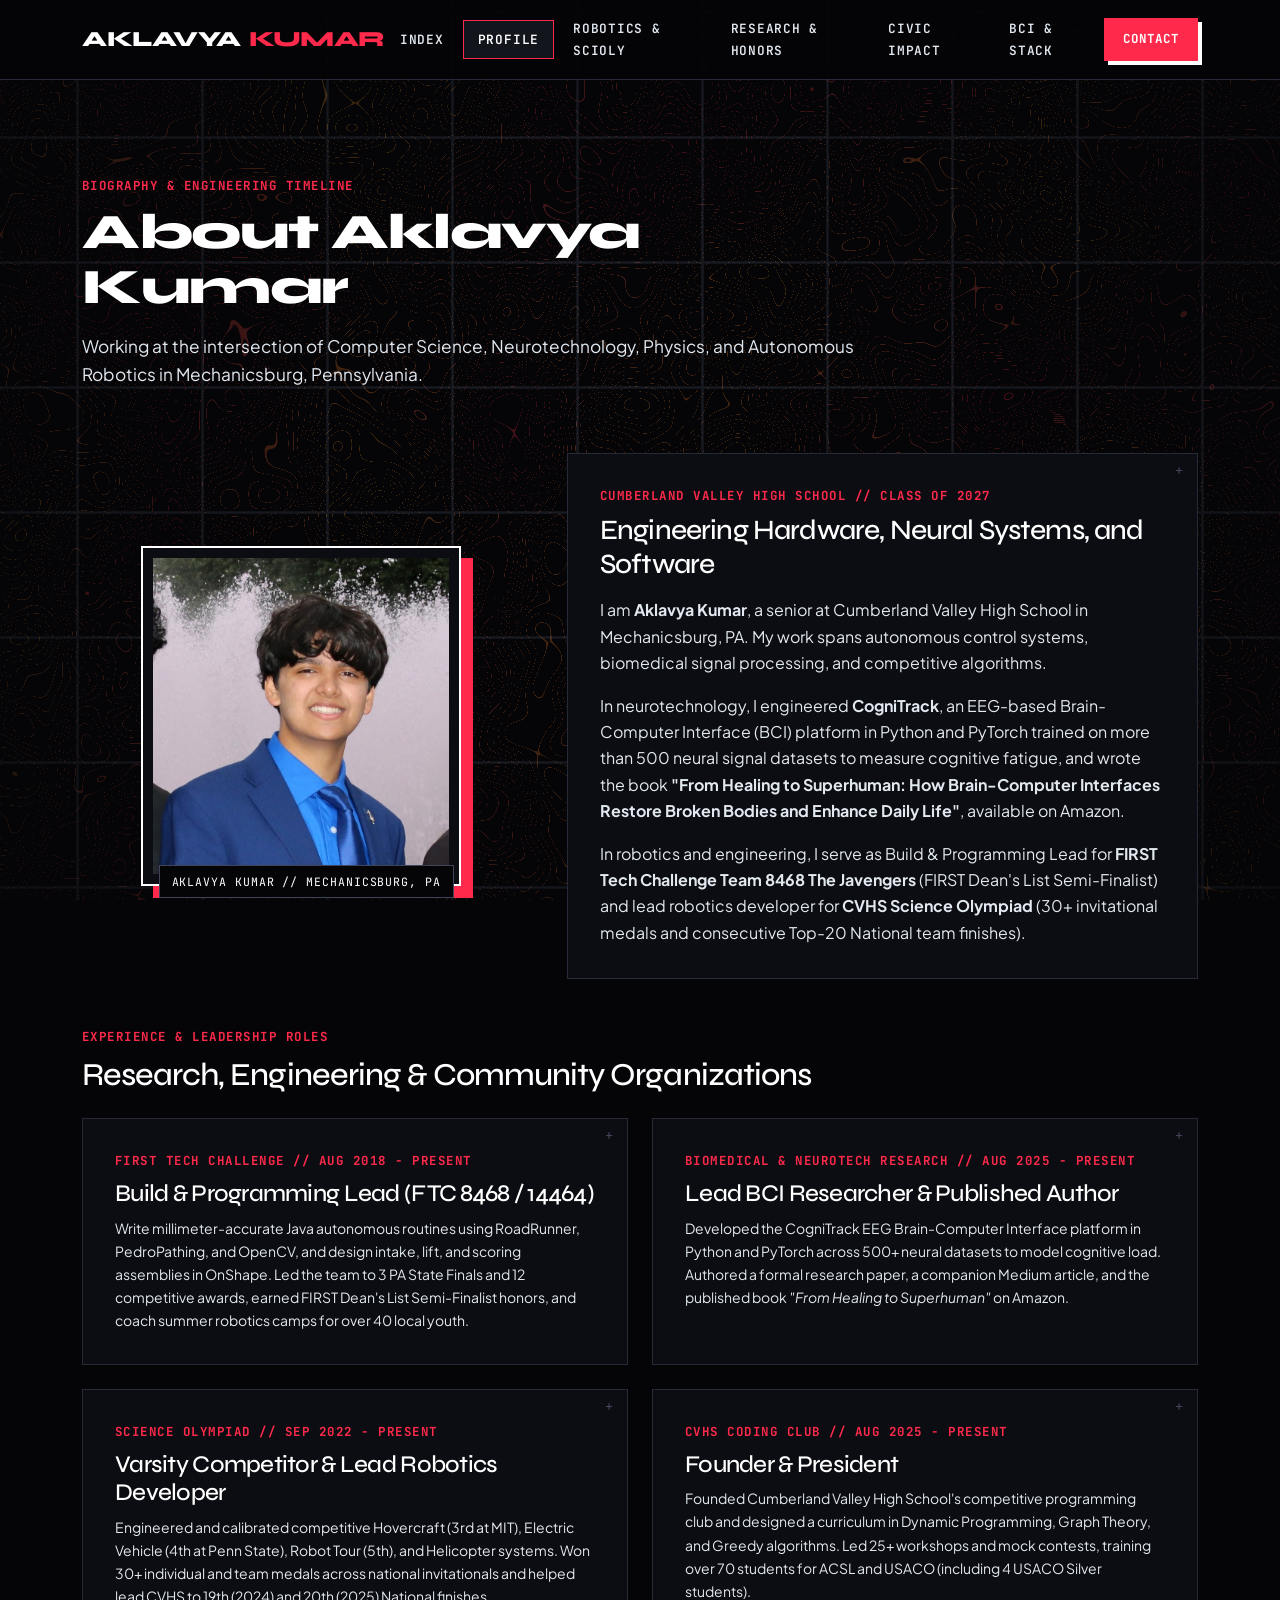
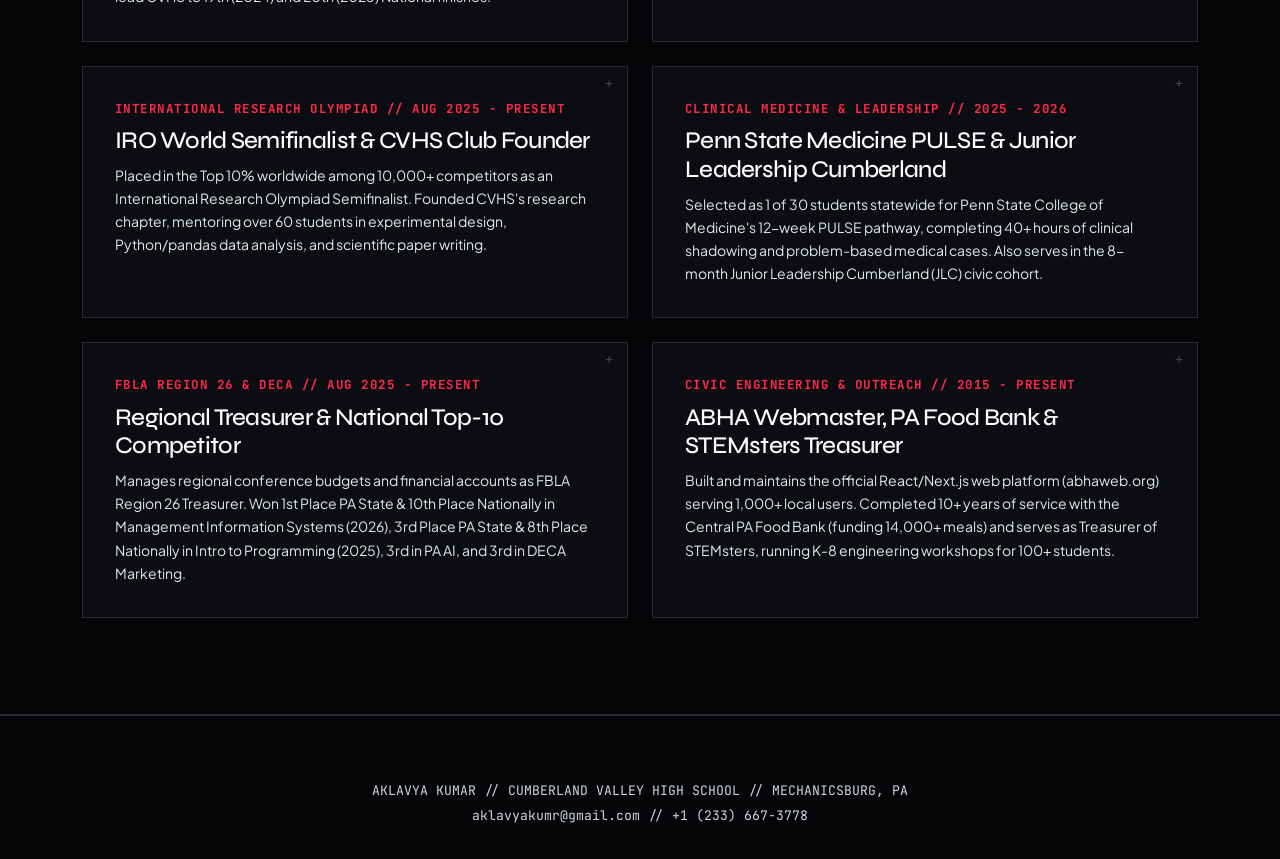
<file: about.html>
<!DOCTYPE html>
<html lang="en">
<head>
    <meta charset="UTF-8">
    <meta name="viewport" content="width=device-width, initial-scale=1.0">
    <title>About Aklavya Kumar | Engineer, Researcher &amp; Author — Cumberland Valley High School</title>
    <meta name="description" content="Biography and engineering background of Aklavya Kumar (Cumberland Valley High School, Mechanicsburg PA). Author of 'From Healing to Superhuman', CogniTrack BCI researcher, and FTC 8468 Robotics Lead.">
    <meta name="keywords" content="About Aklavya Kumar, Aklavya Kumar Biography, Aklavya Kumar Cumberland Valley High School, Aklavya Kumar Mechanicsburg PA, Aklavya Kumar Author">
    <meta name="robots" content="index, follow">
    <link rel="canonical" href="https://aklavyakumar.vercel.app/about.html">

    <link rel="preconnect" href="https://fonts.googleapis.com">
    <link rel="preconnect" href="https://fonts.gstatic.com" crossorigin>
    <link href="https://fonts.googleapis.com/css2?family=JetBrains+Mono:wght@500;600;700&family=Plus+Jakarta+Sans:wght@400;500;600;700;800&family=Syne:wght@700;800&display=swap" rel="stylesheet">

    <link href="https://cdn.jsdelivr.net/npm/bootstrap@5.3.3/dist/css/bootstrap.min.css" rel="stylesheet">
    <link rel="stylesheet" href="https://cdnjs.cloudflare.com/ajax/libs/font-awesome/6.5.2/css/all.min.css">
    <link rel="stylesheet" href="style.css">
</head>
<body>
    <div id="scroll-progress-bar" class="scroll-progress-bar"></div>
    <canvas id="shader-canvas"></canvas>

    <!-- Navigation Bar -->
    <nav class="navbar-custom">
        <div class="container d-flex align-items-center justify-content-between">
            <a href="index.html" class="navbar-brand-custom">AKLAVYA <span>KUMAR</span></a>
            <div class="d-none d-lg-flex align-items-center gap-1">
                <a href="index.html" class="nav-link-custom">Index</a>
                <a href="about.html" class="nav-link-custom active">Profile</a>
                <a href="stem.html" class="nav-link-custom">Robotics &amp; SciOly</a>
                <a href="academics.html" class="nav-link-custom">Research &amp; Honors</a>
                <a href="community.html" class="nav-link-custom">Civic Impact</a>
                <a href="aspirations.html" class="nav-link-custom">BCI &amp; Stack</a>
            </div>
            <div class="d-flex align-items-center gap-2">
                <a href="contact.html" class="btn-arch-primary btn-arch-sm d-none d-sm-inline-flex">Contact</a>
                <button class="mobile-nav-toggle" id="mobile-nav-toggle" aria-label="Open navigation menu"><i class="fas fa-bars"></i></button>
            </div>
        </div>
    </nav>

    <!-- Mobile Navigation Drawer -->
    <div id="mobile-drawer-overlay" class="mobile-drawer-overlay"></div>
    <div id="mobile-drawer" class="mobile-drawer">
        <div class="mobile-drawer-header">
            <a href="index.html" class="navbar-brand-custom">AKLAVYA <span>KUMAR</span></a>
            <button id="mobile-drawer-close" class="mobile-drawer-close" aria-label="Close menu"><i class="fas fa-times"></i></button>
        </div>
        <div class="mobile-drawer-nav">
            <a href="index.html" class="mobile-drawer-link"><i class="fas fa-terminal"></i> Index</a>
            <a href="about.html" class="mobile-drawer-link active"><i class="fas fa-id-card"></i> Profile</a>
            <a href="stem.html" class="mobile-drawer-link"><i class="fas fa-gears"></i> Robotics &amp; SciOly</a>
            <a href="academics.html" class="mobile-drawer-link"><i class="fas fa-award"></i> Research &amp; Honors</a>
            <a href="community.html" class="mobile-drawer-link"><i class="fas fa-building-columns"></i> Civic Impact</a>
            <a href="aspirations.html" class="mobile-drawer-link"><i class="fas fa-wave-square"></i> BCI &amp; Stack</a>
            <a href="contact.html" class="mobile-drawer-link"><i class="fas fa-paper-plane"></i> Contact</a>
        </div>
        <div class="mobile-drawer-footer">
            <a href="contact.html" class="btn-arch-primary w-100 justify-content-center mb-3">Direct Inquiry</a>
        </div>
    </div>

    <section class="section-padding">
        <div class="container">
            <div class="section-header">
                <span class="mono-label">BIOGRAPHY &amp; ENGINEERING TIMELINE</span>
                <h1 class="section-title">About Aklavya Kumar</h1>
                <p class="section-desc">Working at the intersection of Computer Science, Neurotechnology, Physics, and Autonomous Robotics in Mechanicsburg, Pennsylvania.</p>
            </div>

            <!-- Portrait & Biography -->
            <div class="row align-items-center g-4 g-lg-5 mb-5">
                <div class="col-lg-5 text-center order-1">
                    <div class="profile-frame">
                        <img src="img/aklavya.jpg" alt="Aklavya Kumar - Cumberland Valley High School" width="795" height="832" class="profile-img-main">
                        <div class="profile-caption">AKLAVYA KUMAR // MECHANICSBURG, PA</div>
                    </div>
                </div>
                <div class="col-lg-7 order-2">
                    <div class="arch-panel">
                        <span class="mono-label">CUMBERLAND VALLEY HIGH SCHOOL // CLASS OF 2027</span>
                        <h2 class="h3 mb-3">Engineering Hardware, Neural Systems, and Software</h2>
                        <p class="mb-3">
                            I am <strong>Aklavya Kumar</strong>, a senior at Cumberland Valley High School in Mechanicsburg, PA. My work spans autonomous control systems, biomedical signal processing, and competitive algorithms.
                        </p>
                        <p class="mb-3">
                            In neurotechnology, I engineered <strong>CogniTrack</strong>, an EEG-based Brain-Computer Interface (BCI) platform in Python and PyTorch trained on more than 500 neural signal datasets to measure cognitive fatigue, and wrote the book <strong>"From Healing to Superhuman: How Brain-Computer Interfaces Restore Broken Bodies and Enhance Daily Life"</strong>, available on Amazon.
                        </p>
                        <p class="mb-0">
                            In robotics and engineering, I serve as Build &amp; Programming Lead for <strong>FIRST Tech Challenge Team 8468 The Javengers</strong> (FIRST Dean's List Semi-Finalist) and lead robotics developer for <strong>CVHS Science Olympiad</strong> (30+ invitational medals and consecutive Top-20 National team finishes).
                        </p>
                    </div>
                </div>
            </div>

            <!-- Natural Experience & Leadership Roles -->
            <div class="section-header mt-5 mb-4">
                <span class="mono-label">EXPERIENCE &amp; LEADERSHIP ROLES</span>
                <h2 class="h2">Research, Engineering &amp; Community Organizations</h2>
            </div>

            <div class="row g-4">
                <div class="col-md-6">
                    <div class="arch-panel h-100">
                        <span class="mono-label">FIRST TECH CHALLENGE // AUG 2018 - PRESENT</span>
                        <h3 class="h4 mb-2">Build &amp; Programming Lead (FTC 8468 / 14464)</h3>
                        <p class="small mb-0">
                            Write millimeter-accurate Java autonomous routines using RoadRunner, PedroPathing, and OpenCV, and design intake, lift, and scoring assemblies in OnShape. Led the team to 3 PA State Finals and 12 competitive awards, earned FIRST Dean's List Semi-Finalist honors, and coach summer robotics camps for over 40 local youth.
                        </p>
                    </div>
                </div>

                <div class="col-md-6">
                    <div class="arch-panel h-100">
                        <span class="mono-label">BIOMEDICAL &amp; NEUROTECH RESEARCH // AUG 2025 - PRESENT</span>
                        <h3 class="h4 mb-2">Lead BCI Researcher &amp; Published Author</h3>
                        <p class="small mb-0">
                            Developed the CogniTrack EEG Brain-Computer Interface platform in Python and PyTorch across 500+ neural datasets to model cognitive load. Authored a formal research paper, a companion Medium article, and the published book <em>"From Healing to Superhuman"</em> on Amazon.
                        </p>
                    </div>
                </div>

                <div class="col-md-6">
                    <div class="arch-panel h-100">
                        <span class="mono-label">SCIENCE OLYMPIAD // SEP 2022 - PRESENT</span>
                        <h3 class="h4 mb-2">Varsity Competitor &amp; Lead Robotics Developer</h3>
                        <p class="small mb-0">
                            Engineered and calibrated competitive Hovercraft (3rd at MIT), Electric Vehicle (4th at Penn State), Robot Tour (5th), and Helicopter systems. Won 30+ individual and team medals across national invitationals and helped lead CVHS to 19th (2024) and 20th (2025) National finishes.
                        </p>
                    </div>
                </div>

                <div class="col-md-6">
                    <div class="arch-panel h-100">
                        <span class="mono-label">CVHS CODING CLUB // AUG 2025 - PRESENT</span>
                        <h3 class="h4 mb-2">Founder &amp; President</h3>
                        <p class="small mb-0">
                            Founded Cumberland Valley High School's competitive programming club and designed a curriculum in Dynamic Programming, Graph Theory, and Greedy algorithms. Led 25+ workshops and mock contests, training over 70 students for ACSL and USACO (including 4 USACO Silver students).
                        </p>
                    </div>
                </div>

                <div class="col-md-6">
                    <div class="arch-panel h-100">
                        <span class="mono-label">INTERNATIONAL RESEARCH OLYMPIAD // AUG 2025 - PRESENT</span>
                        <h3 class="h4 mb-2">IRO World Semifinalist &amp; CVHS Club Founder</h3>
                        <p class="small mb-0">
                            Placed in the Top 10% worldwide among 10,000+ competitors as an International Research Olympiad Semifinalist. Founded CVHS's research chapter, mentoring over 60 students in experimental design, Python/pandas data analysis, and scientific paper writing.
                        </p>
                    </div>
                </div>

                <div class="col-md-6">
                    <div class="arch-panel h-100">
                        <span class="mono-label">CLINICAL MEDICINE &amp; LEADERSHIP // 2025 - 2026</span>
                        <h3 class="h4 mb-2">Penn State Medicine PULSE &amp; Junior Leadership Cumberland</h3>
                        <p class="small mb-0">
                            Selected as 1 of 30 students statewide for Penn State College of Medicine's 12-week PULSE pathway, completing 40+ hours of clinical shadowing and problem-based medical cases. Also serves in the 8-month Junior Leadership Cumberland (JLC) civic cohort.
                        </p>
                    </div>
                </div>

                <div class="col-md-6">
                    <div class="arch-panel h-100">
                        <span class="mono-label">FBLA REGION 26 &amp; DECA // AUG 2025 - PRESENT</span>
                        <h3 class="h4 mb-2">Regional Treasurer &amp; National Top-10 Competitor</h3>
                        <p class="small mb-0">
                            Manages regional conference budgets and financial accounts as FBLA Region 26 Treasurer. Won 1st Place PA State &amp; 10th Place Nationally in Management Information Systems (2026), 3rd Place PA State &amp; 8th Place Nationally in Intro to Programming (2025), 3rd in PA AI, and 3rd in DECA Marketing.
                        </p>
                    </div>
                </div>

                <div class="col-md-6">
                    <div class="arch-panel h-100">
                        <span class="mono-label">CIVIC ENGINEERING &amp; OUTREACH // 2015 - PRESENT</span>
                        <h3 class="h4 mb-2">ABHA Webmaster, PA Food Bank &amp; STEMsters Treasurer</h3>
                        <p class="small mb-0">
                            Built and maintains the official React/Next.js web platform (abhaweb.org) serving 1,000+ local users. Completed 10+ years of service with the Central PA Food Bank (funding 14,000+ meals) and serves as Treasurer of STEMsters, running K-8 engineering workshops for 100+ students.
                        </p>
                    </div>
                </div>
            </div>
        </div>
    </section>

    <button id="back-to-top" aria-label="Back to top"><i class="fas fa-arrow-up"></i></button>

    <footer>
        <div class="container text-center">
            <p class="mono-meta mb-1">AKLAVYA KUMAR // CUMBERLAND VALLEY HIGH SCHOOL // MECHANICSBURG, PA</p>
            <p class="mono-meta mb-0">aklavyakumr@gmail.com // +1 (233) 667-3778</p>
        </div>
    </footer>

    <script src="https://cdn.jsdelivr.net/npm/bootstrap@5.3.3/dist/js/bootstrap.bundle.min.js"></script>
    <script src="main.js"></script>
</body>
</html>
</file>
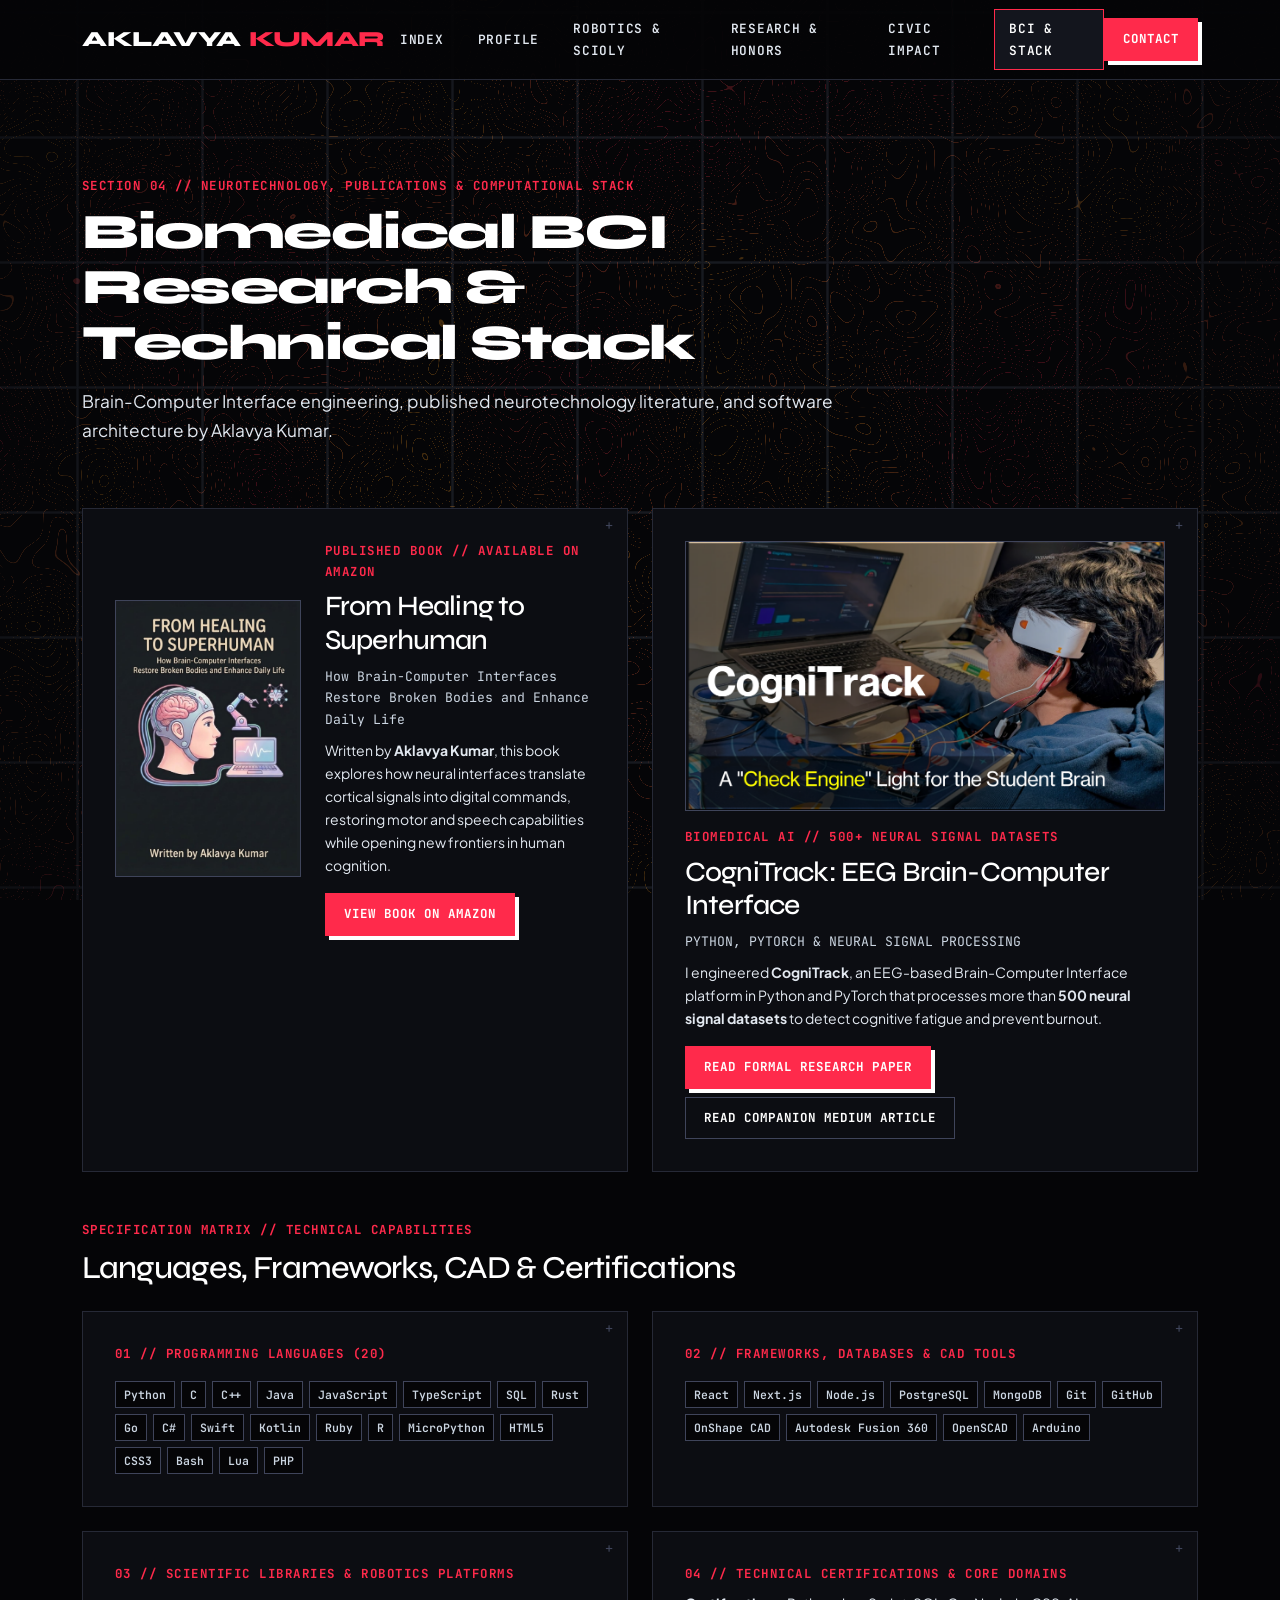
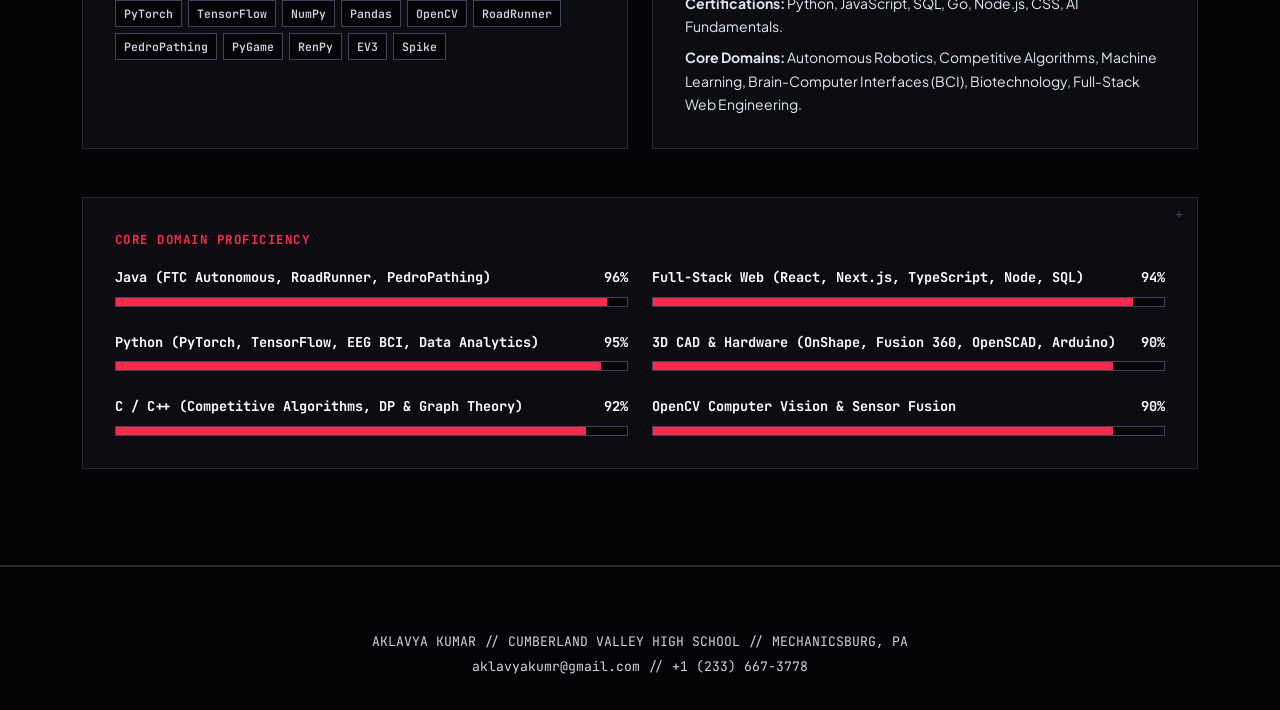
<file: aspirations.html>
<!DOCTYPE html>
<html lang="en">
<head>
    <meta charset="UTF-8">
    <meta name="viewport" content="width=device-width, initial-scale=1.0">
    <title>Aklavya Kumar | Brain-Computer Interfaces, Book &amp; Technical Stack</title>
    <meta name="description" content="Aklavya Kumar — Author of 'From Healing to Superhuman: How Brain-Computer Interfaces Restore Broken Bodies and Enhance Daily Life' and lead researcher of the CogniTrack EEG BCI system.">
    <meta name="keywords" content="Aklavya Kumar, From Healing to Superhuman, Aklavya Kumar Book, CogniTrack Aklavya Kumar, Brain-Computer Interface Aklavya Kumar, Aklavya Kumar Research Paper">
    <meta name="robots" content="index, follow">
    <link rel="canonical" href="https://aklavyakumar.vercel.app/aspirations.html">

    <link rel="preconnect" href="https://fonts.googleapis.com">
    <link rel="preconnect" href="https://fonts.gstatic.com" crossorigin>
    <link href="https://fonts.googleapis.com/css2?family=JetBrains+Mono:wght@500;600;700&family=Plus+Jakarta+Sans:wght@400;500;600;700;800&family=Syne:wght@700;800&display=swap" rel="stylesheet">

    <link href="https://cdn.jsdelivr.net/npm/bootstrap@5.3.3/dist/css/bootstrap.min.css" rel="stylesheet">
    <link rel="stylesheet" href="https://cdnjs.cloudflare.com/ajax/libs/font-awesome/6.5.2/css/all.min.css">
    <link rel="stylesheet" href="style.css">
</head>
<body>
    <div id="scroll-progress-bar" class="scroll-progress-bar"></div>
    <canvas id="shader-canvas"></canvas>

    <!-- Navigation Bar -->
    <nav class="navbar-custom">
        <div class="container d-flex align-items-center justify-content-between">
            <a href="index.html" class="navbar-brand-custom">AKLAVYA <span>KUMAR</span></a>
            <div class="d-none d-lg-flex align-items-center gap-1">
                <a href="index.html" class="nav-link-custom">Index</a>
                <a href="about.html" class="nav-link-custom">Profile</a>
                <a href="stem.html" class="nav-link-custom">Robotics &amp; SciOly</a>
                <a href="academics.html" class="nav-link-custom">Research &amp; Honors</a>
                <a href="community.html" class="nav-link-custom">Civic Impact</a>
                <a href="aspirations.html" class="nav-link-custom active">BCI &amp; Stack</a>
            </div>
            <div class="d-flex align-items-center gap-2">
                <a href="contact.html" class="btn-arch-primary btn-arch-sm d-none d-sm-inline-flex">Contact</a>
                <button class="mobile-nav-toggle" id="mobile-nav-toggle" aria-label="Open navigation menu"><i class="fas fa-bars"></i></button>
            </div>
        </div>
    </nav>

    <!-- Mobile Navigation Drawer -->
    <div id="mobile-drawer-overlay" class="mobile-drawer-overlay"></div>
    <div id="mobile-drawer" class="mobile-drawer">
        <div class="mobile-drawer-header">
            <a href="index.html" class="navbar-brand-custom">AKLAVYA <span>KUMAR</span></a>
            <button id="mobile-drawer-close" class="mobile-drawer-close" aria-label="Close menu"><i class="fas fa-times"></i></button>
        </div>
        <div class="mobile-drawer-nav">
            <a href="index.html" class="mobile-drawer-link"><i class="fas fa-terminal"></i> Index</a>
            <a href="about.html" class="mobile-drawer-link"><i class="fas fa-id-card"></i> Profile</a>
            <a href="stem.html" class="mobile-drawer-link"><i class="fas fa-gears"></i> Robotics &amp; SciOly</a>
            <a href="academics.html" class="mobile-drawer-link"><i class="fas fa-award"></i> Research &amp; Honors</a>
            <a href="community.html" class="mobile-drawer-link"><i class="fas fa-building-columns"></i> Civic Impact</a>
            <a href="aspirations.html" class="mobile-drawer-link active"><i class="fas fa-wave-square"></i> BCI &amp; Stack</a>
            <a href="contact.html" class="mobile-drawer-link"><i class="fas fa-paper-plane"></i> Contact</a>
        </div>
        <div class="mobile-drawer-footer">
            <a href="contact.html" class="btn-arch-primary w-100 justify-content-center mb-3">Direct Inquiry</a>
        </div>
    </div>

    <section class="section-padding">
        <div class="container">
            <div class="section-header">
                <span class="mono-label">SECTION 04 // NEUROTECHNOLOGY, PUBLICATIONS &amp; COMPUTATIONAL STACK</span>
                <h1 class="section-title">Biomedical BCI Research &amp; Technical Stack</h1>
                <p class="section-desc">Brain-Computer Interface engineering, published neurotechnology literature, and software architecture by Aklavya Kumar.</p>
            </div>

            <!-- Book & CogniTrack Research Paper Spotlight -->
            <div class="row g-4 mb-5 align-items-stretch">
                <div class="col-lg-6">
                    <div class="arch-panel h-100">
                        <div class="row g-4 align-items-center">
                            <div class="col-sm-5 text-center">
                                <img src="img/from_healing_to_superhuman.jpg" alt="From Healing to Superhuman Book Cover by Aklavya Kumar" width="1000" height="1499" class="img-fluid" style="max-height: 310px; width: auto; border: 1px solid var(--border-strong);">
                            </div>
                            <div class="col-sm-7">
                                <span class="mono-label">PUBLISHED BOOK // AVAILABLE ON AMAZON</span>
                                <h2 class="h3 mb-2">From Healing to Superhuman</h2>
                                <p class="mono-meta mb-2">How Brain-Computer Interfaces Restore Broken Bodies and Enhance Daily Life</p>
                                <p class="small mb-3">
                                    Written by <strong>Aklavya Kumar</strong>, this book explores how neural interfaces translate cortical signals into digital commands, restoring motor and speech capabilities while opening new frontiers in human cognition.
                                </p>
                                <a href="https://www.amazon.com/s?k=From+Healing+to+Superhuman+Aklavya+Kumar" target="_blank" rel="noopener noreferrer" class="btn-arch-primary btn-arch-sm">
                                    View Book on Amazon
                                </a>
                            </div>
                        </div>
                    </div>
                </div>

                <div class="col-lg-6">
                    <div class="arch-panel h-100 d-flex flex-column justify-content-between">
                        <div>
                            <img src="img/cognitrack.png" alt="CogniTrack EEG Brain-Computer Interface by Aklavya Kumar" width="4485" height="2486" class="img-fluid w-100 mb-3" style="aspect-ratio: 16/9; object-fit: cover; border: 1px solid var(--border-strong);">
                            <span class="mono-label">BIOMEDICAL AI // 500+ NEURAL SIGNAL DATASETS</span>
                            <h2 class="h3 mb-2">CogniTrack: EEG Brain-Computer Interface</h2>
                            <p class="mono-meta mb-2">PYTHON, PYTORCH &amp; NEURAL SIGNAL PROCESSING</p>
                            <p class="small mb-3">
                                I engineered <strong>CogniTrack</strong>, an EEG-based Brain-Computer Interface platform in Python and PyTorch that processes more than <strong>500 neural signal datasets</strong> to detect cognitive fatigue and prevent burnout.
                            </p>
                        </div>
                        <div class="d-flex flex-wrap gap-2">
                            <a href="https://docs.google.com/document/d/1GCnS6kl_VVaN-jITx9sfBQzqym1Ut4TVTBo4DzyOyy4/edit?usp=sharing" target="_blank" rel="noopener noreferrer" class="btn-arch-primary btn-arch-sm">
                                Read Formal Research Paper
                            </a>
                            <a href="https://medium.com/@aklavyakumr/cognitrack-a-brain-computer-interface-for-objective-monitoring-of-cognitive-fatigue-and-student-2f5b4cb5b3b6?sharedUserId=aklavyakumr" target="_blank" rel="noopener noreferrer" class="btn-arch-secondary btn-arch-sm">
                                Read Companion Medium Article
                            </a>
                        </div>
                    </div>
                </div>
            </div>

            <!-- Complete Technical Skills Specification Matrix -->
            <div class="section-header mt-5 mb-4">
                <span class="mono-label">SPECIFICATION MATRIX // TECHNICAL CAPABILITIES</span>
                <h2 class="h2">Languages, Frameworks, CAD &amp; Certifications</h2>
            </div>

            <div class="row g-4 mb-5">
                <div class="col-md-6">
                    <div class="arch-panel h-100">
                        <span class="mono-label">01 // PROGRAMMING LANGUAGES (20)</span>
                        <div class="tech-tags mb-0 mt-3">
                            <span class="tech-pill">Python</span>
                            <span class="tech-pill">C</span>
                            <span class="tech-pill">C++</span>
                            <span class="tech-pill">Java</span>
                            <span class="tech-pill">JavaScript</span>
                            <span class="tech-pill">TypeScript</span>
                            <span class="tech-pill">SQL</span>
                            <span class="tech-pill">Rust</span>
                            <span class="tech-pill">Go</span>
                            <span class="tech-pill">C#</span>
                            <span class="tech-pill">Swift</span>
                            <span class="tech-pill">Kotlin</span>
                            <span class="tech-pill">Ruby</span>
                            <span class="tech-pill">R</span>
                            <span class="tech-pill">MicroPython</span>
                            <span class="tech-pill">HTML5</span>
                            <span class="tech-pill">CSS3</span>
                            <span class="tech-pill">Bash</span>
                            <span class="tech-pill">Lua</span>
                            <span class="tech-pill">PHP</span>
                        </div>
                    </div>
                </div>

                <div class="col-md-6">
                    <div class="arch-panel h-100">
                        <span class="mono-label">02 // FRAMEWORKS, DATABASES &amp; CAD TOOLS</span>
                        <div class="tech-tags mb-0 mt-3">
                            <span class="tech-pill">React</span>
                            <span class="tech-pill">Next.js</span>
                            <span class="tech-pill">Node.js</span>
                            <span class="tech-pill">PostgreSQL</span>
                            <span class="tech-pill">MongoDB</span>
                            <span class="tech-pill">Git</span>
                            <span class="tech-pill">GitHub</span>
                            <span class="tech-pill">OnShape CAD</span>
                            <span class="tech-pill">Autodesk Fusion 360</span>
                            <span class="tech-pill">OpenSCAD</span>
                            <span class="tech-pill">Arduino</span>
                        </div>
                    </div>
                </div>

                <div class="col-md-6">
                    <div class="arch-panel h-100">
                        <span class="mono-label">03 // SCIENTIFIC LIBRARIES &amp; ROBOTICS PLATFORMS</span>
                        <div class="tech-tags mb-0 mt-3">
                            <span class="tech-pill">PyTorch</span>
                            <span class="tech-pill">TensorFlow</span>
                            <span class="tech-pill">NumPy</span>
                            <span class="tech-pill">Pandas</span>
                            <span class="tech-pill">OpenCV</span>
                            <span class="tech-pill">RoadRunner</span>
                            <span class="tech-pill">PedroPathing</span>
                            <span class="tech-pill">PyGame</span>
                            <span class="tech-pill">RenPy</span>
                            <span class="tech-pill">EV3</span>
                            <span class="tech-pill">Spike</span>
                        </div>
                    </div>
                </div>

                <div class="col-md-6">
                    <div class="arch-panel h-100">
                        <span class="mono-label">04 // TECHNICAL CERTIFICATIONS &amp; CORE DOMAINS</span>
                        <p class="small mb-2 mt-2"><strong>Certifications:</strong> Python, JavaScript, SQL, Go, Node.js, CSS, AI Fundamentals.</p>
                        <p class="small mb-0"><strong>Core Domains:</strong> Autonomous Robotics, Competitive Algorithms, Machine Learning, Brain-Computer Interfaces (BCI), Biotechnology, Full-Stack Web Engineering.</p>
                    </div>
                </div>
            </div>

            <!-- Quantitative Proficiency Bars -->
            <div class="row g-5" id="skills-section">
                <div class="col-lg-12">
                    <div class="arch-panel">
                        <span class="mono-label mb-3">CORE DOMAIN PROFICIENCY</span>
                        <div class="row g-4">
                            <div class="col-md-6">
                                <div class="skill-bar-wrapper">
                                    <div class="skill-header"><span>Java (FTC Autonomous, RoadRunner, PedroPathing)</span><span>96%</span></div>
                                    <div class="skill-progress-bg"><div class="skill-progress-fill" data-progress="96"></div></div>
                                </div>
                                <div class="skill-bar-wrapper">
                                    <div class="skill-header"><span>Python (PyTorch, TensorFlow, EEG BCI, Data Analytics)</span><span>95%</span></div>
                                    <div class="skill-progress-bg"><div class="skill-progress-fill" data-progress="95"></div></div>
                                </div>
                                <div class="skill-bar-wrapper mb-0">
                                    <div class="skill-header"><span>C / C++ (Competitive Algorithms, DP &amp; Graph Theory)</span><span>92%</span></div>
                                    <div class="skill-progress-bg"><div class="skill-progress-fill" data-progress="92"></div></div>
                                </div>
                            </div>
                            <div class="col-md-6">
                                <div class="skill-bar-wrapper">
                                    <div class="skill-header"><span>Full-Stack Web (React, Next.js, TypeScript, Node, SQL)</span><span>94%</span></div>
                                    <div class="skill-progress-bg"><div class="skill-progress-fill" data-progress="94"></div></div>
                                </div>
                                <div class="skill-bar-wrapper">
                                    <div class="skill-header"><span>3D CAD &amp; Hardware (OnShape, Fusion 360, OpenSCAD, Arduino)</span><span>90%</span></div>
                                    <div class="skill-progress-bg"><div class="skill-progress-fill" data-progress="90"></div></div>
                                </div>
                                <div class="skill-bar-wrapper mb-0">
                                    <div class="skill-header"><span>OpenCV Computer Vision &amp; Sensor Fusion</span><span>90%</span></div>
                                    <div class="skill-progress-bg"><div class="skill-progress-fill" data-progress="90"></div></div>
                                </div>
                            </div>
                        </div>
                    </div>
                </div>
            </div>
        </div>
    </section>

    <button id="back-to-top" aria-label="Back to top"><i class="fas fa-arrow-up"></i></button>

    <footer>
        <div class="container text-center">
            <p class="mono-meta mb-1">AKLAVYA KUMAR // CUMBERLAND VALLEY HIGH SCHOOL // MECHANICSBURG, PA</p>
            <p class="mono-meta mb-0">aklavyakumr@gmail.com // +1 (233) 667-3778</p>
        </div>
    </footer>

    <script src="https://cdn.jsdelivr.net/npm/bootstrap@5.3.3/dist/js/bootstrap.bundle.min.js"></script>
    <script src="main.js"></script>
</body>
</html>
</file>
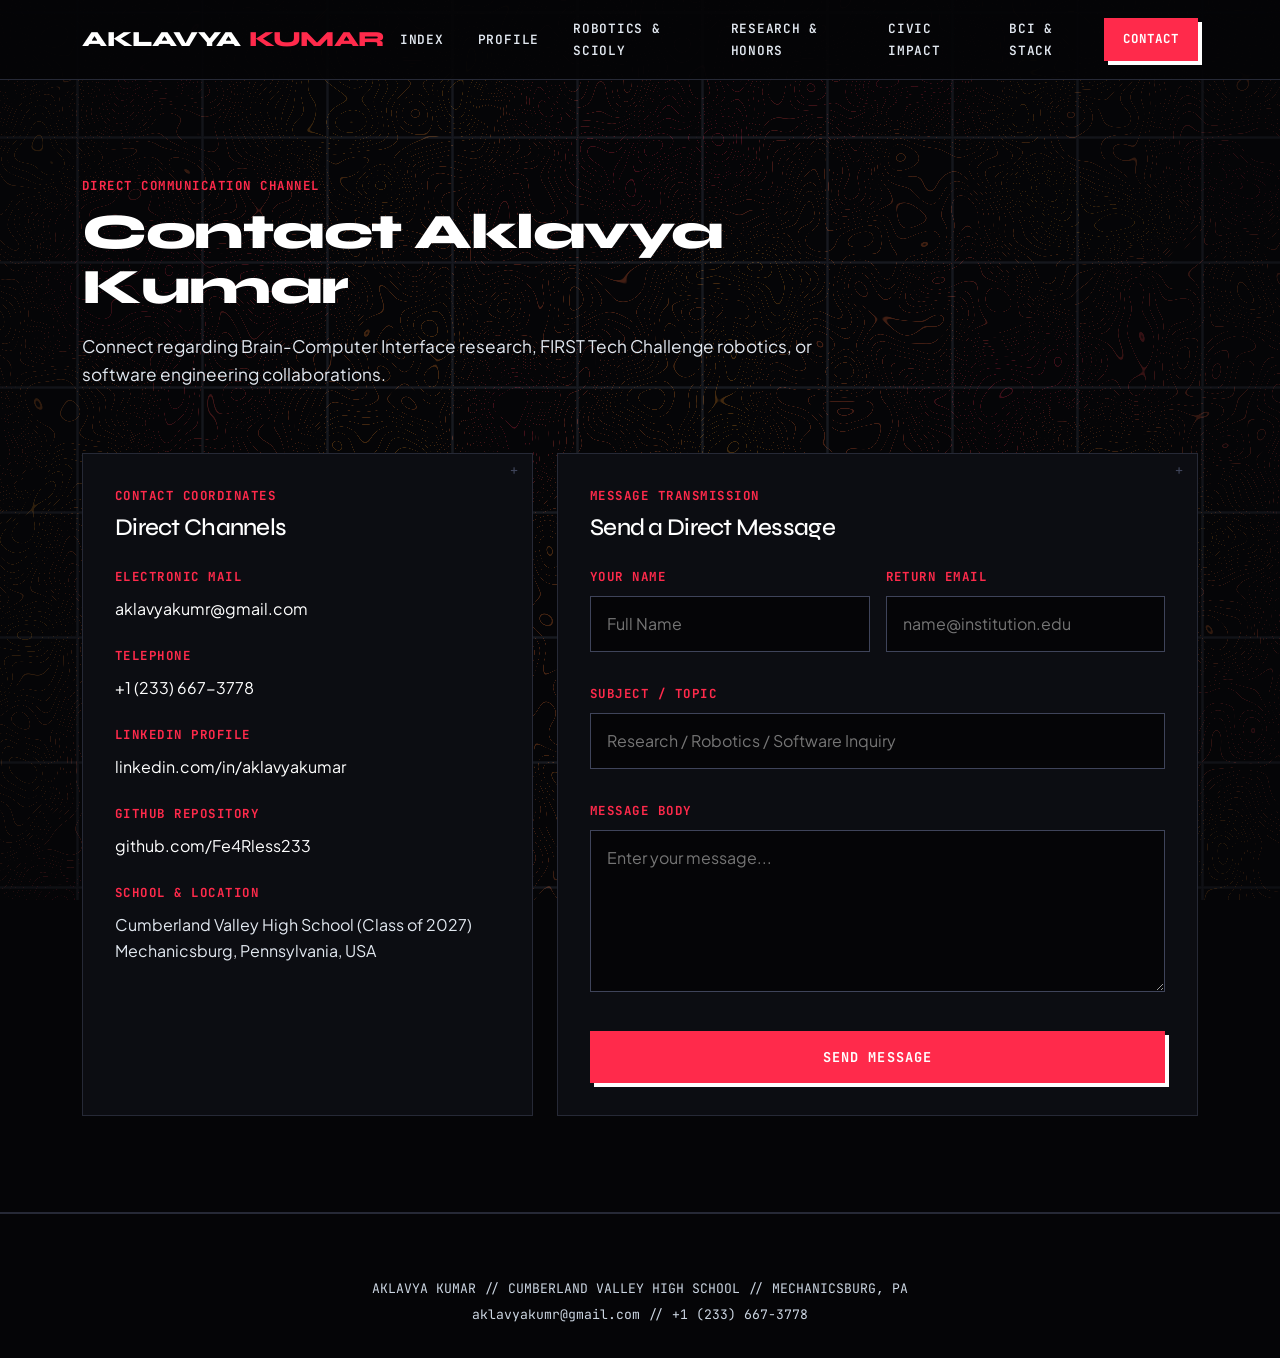
<file: contact.html>
<!DOCTYPE html>
<html lang="en">
<head>
    <meta charset="UTF-8">
    <meta name="viewport" content="width=device-width, initial-scale=1.0">
    <title>Contact Aklavya Kumar | Cumberland Valley High School, Mechanicsburg PA</title>
    <meta name="description" content="Contact Aklavya Kumar (Cumberland Valley High School, Mechanicsburg PA) for Brain-Computer Interface research, FIRST Tech Challenge robotics (FTC 8468), and software engineering.">
    <meta name="keywords" content="Contact Aklavya Kumar, Aklavya Kumar Email, Aklavya Kumar LinkedIn, Aklavya Kumar GitHub, Aklavya Kumar Mechanicsburg PA">
    <meta name="robots" content="index, follow">
    <link rel="canonical" href="https://aklavyakumar.vercel.app/contact.html">

    <link rel="preconnect" href="https://fonts.googleapis.com">
    <link rel="preconnect" href="https://fonts.gstatic.com" crossorigin>
    <link href="https://fonts.googleapis.com/css2?family=JetBrains+Mono:wght@500;600;700&family=Plus+Jakarta+Sans:wght@400;500;600;700;800&family=Syne:wght@700;800&display=swap" rel="stylesheet">

    <link href="https://cdn.jsdelivr.net/npm/bootstrap@5.3.3/dist/css/bootstrap.min.css" rel="stylesheet">
    <link rel="stylesheet" href="https://cdnjs.cloudflare.com/ajax/libs/font-awesome/6.5.2/css/all.min.css">
    <link rel="stylesheet" href="style.css">
</head>
<body>
    <div id="scroll-progress-bar" class="scroll-progress-bar"></div>
    <canvas id="shader-canvas"></canvas>

    <!-- Navigation Bar -->
    <nav class="navbar-custom">
        <div class="container d-flex align-items-center justify-content-between">
            <a href="index.html" class="navbar-brand-custom">AKLAVYA <span>KUMAR</span></a>
            <div class="d-none d-lg-flex align-items-center gap-1">
                <a href="index.html" class="nav-link-custom">Index</a>
                <a href="about.html" class="nav-link-custom">Profile</a>
                <a href="stem.html" class="nav-link-custom">Robotics &amp; SciOly</a>
                <a href="academics.html" class="nav-link-custom">Research &amp; Honors</a>
                <a href="community.html" class="nav-link-custom">Civic Impact</a>
                <a href="aspirations.html" class="nav-link-custom">BCI &amp; Stack</a>
            </div>
            <div class="d-flex align-items-center gap-2">
                <a href="contact.html" class="btn-arch-primary btn-arch-sm d-none d-sm-inline-flex">Contact</a>
                <button class="mobile-nav-toggle" id="mobile-nav-toggle" aria-label="Open navigation menu"><i class="fas fa-bars"></i></button>
            </div>
        </div>
    </nav>

    <!-- Mobile Navigation Drawer -->
    <div id="mobile-drawer-overlay" class="mobile-drawer-overlay"></div>
    <div id="mobile-drawer" class="mobile-drawer">
        <div class="mobile-drawer-header">
            <a href="index.html" class="navbar-brand-custom">AKLAVYA <span>KUMAR</span></a>
            <button id="mobile-drawer-close" class="mobile-drawer-close" aria-label="Close menu"><i class="fas fa-times"></i></button>
        </div>
        <div class="mobile-drawer-nav">
            <a href="index.html" class="mobile-drawer-link"><i class="fas fa-terminal"></i> Index</a>
            <a href="about.html" class="mobile-drawer-link"><i class="fas fa-id-card"></i> Profile</a>
            <a href="stem.html" class="mobile-drawer-link"><i class="fas fa-gears"></i> Robotics &amp; SciOly</a>
            <a href="academics.html" class="mobile-drawer-link"><i class="fas fa-award"></i> Research &amp; Honors</a>
            <a href="community.html" class="mobile-drawer-link"><i class="fas fa-building-columns"></i> Civic Impact</a>
            <a href="aspirations.html" class="mobile-drawer-link"><i class="fas fa-wave-square"></i> BCI &amp; Stack</a>
            <a href="contact.html" class="mobile-drawer-link active"><i class="fas fa-paper-plane"></i> Contact</a>
        </div>
        <div class="mobile-drawer-footer">
            <a href="contact.html" class="btn-arch-primary w-100 justify-content-center mb-3">Direct Inquiry</a>
        </div>
    </div>

    <section class="section-padding">
        <div class="container">
            <div class="section-header">
                <span class="mono-label">DIRECT COMMUNICATION CHANNEL</span>
                <h1 class="section-title">Contact Aklavya Kumar</h1>
                <p class="section-desc">Connect regarding Brain-Computer Interface research, FIRST Tech Challenge robotics, or software engineering collaborations.</p>
            </div>

            <div class="row g-4">
                <div class="col-lg-5">
                    <div class="arch-panel h-100">
                        <span class="mono-label">CONTACT COORDINATES</span>
                        <h2 class="h4 mb-4">Direct Channels</h2>

                        <div class="mb-4">
                            <span class="mono-label">ELECTRONIC MAIL</span>
                            <p class="mb-0"><a href="mailto:aklavyakumr@gmail.com">aklavyakumr@gmail.com</a></p>
                        </div>

                        <div class="mb-4">
                            <span class="mono-label">TELEPHONE</span>
                            <p class="mb-0"><a href="tel:+12336673778">+1 (233) 667-3778</a></p>
                        </div>

                        <div class="mb-4">
                            <span class="mono-label">LINKEDIN PROFILE</span>
                            <p class="mb-0"><a href="https://www.linkedin.com/in/aklavyakumar" target="_blank" rel="noopener noreferrer">linkedin.com/in/aklavyakumar</a></p>
                        </div>

                        <div class="mb-4">
                            <span class="mono-label">GITHUB REPOSITORY</span>
                            <p class="mb-0"><a href="https://github.com/Fe4Rless233" target="_blank" rel="noopener noreferrer">github.com/Fe4Rless233</a></p>
                        </div>

                        <div class="mb-0">
                            <span class="mono-label">SCHOOL &amp; LOCATION</span>
                            <p class="mb-0">Cumberland Valley High School (Class of 2027)<br>Mechanicsburg, Pennsylvania, USA</p>
                        </div>
                    </div>
                </div>

                <div class="col-lg-7">
                    <div class="arch-panel h-100">
                        <span class="mono-label">MESSAGE TRANSMISSION</span>
                        <h2 class="h4 mb-4">Send a Direct Message</h2>

                        <form id="contact-form" onsubmit="event.preventDefault(); alert('Message received. Thank you for reaching out to Aklavya Kumar.');">
                            <div class="row g-3">
                                <div class="col-md-6">
                                    <label class="mono-label">YOUR NAME</label>
                                    <input type="text" class="form-control-custom" placeholder="Full Name" required>
                                </div>
                                <div class="col-md-6">
                                    <label class="mono-label">RETURN EMAIL</label>
                                    <input type="email" class="form-control-custom" placeholder="name@institution.edu" required>
                                </div>
                                <div class="col-12">
                                    <label class="mono-label">SUBJECT / TOPIC</label>
                                    <input type="text" class="form-control-custom" placeholder="Research / Robotics / Software Inquiry" required>
                                </div>
                                <div class="col-12">
                                    <label class="mono-label">MESSAGE BODY</label>
                                    <textarea class="form-control-custom" rows="5" placeholder="Enter your message..." required></textarea>
                                </div>
                                <div class="col-12">
                                    <button type="submit" class="btn-arch-primary w-100 justify-content-center">
                                        Send Message
                                    </button>
                                </div>
                            </div>
                        </form>
                    </div>
                </div>
            </div>
        </div>
    </section>

    <button id="back-to-top" aria-label="Back to top"><i class="fas fa-arrow-up"></i></button>

    <footer>
        <div class="container text-center">
            <p class="mono-meta mb-1">AKLAVYA KUMAR // CUMBERLAND VALLEY HIGH SCHOOL // MECHANICSBURG, PA</p>
            <p class="mono-meta mb-0">aklavyakumr@gmail.com // +1 (233) 667-3778</p>
        </div>
    </footer>

    <script src="https://cdn.jsdelivr.net/npm/bootstrap@5.3.3/dist/js/bootstrap.bundle.min.js"></script>
    <script src="main.js"></script>
</body>
</html>
</file>
<file: style.css>
/* ==========================================================================
   Aklavya Kumar Portfolio - Architectural High-Contrast Design System
   Powered by Real-Time 3D WebGL GLSL Shaders & Strict Anti-Cliche Typography
   ========================================================================== */

:root {
    /* High-Contrast Architectural Palette (Zero Purple/Blue Gradients, Zero Low-Contrast) */
    --bg-obsidian: #050507;
    --bg-panel: #0c0d12;
    --bg-panel-elevated: #13151d;
    --bg-surface-solid: #090a0e;

    --accent-crimson: #ff2a4b;
    --accent-amber: #ff9f1c;
    --accent-emerald: #10b981;

    --text-pure: #ffffff;
    --text-high: #e2e8f0;
    --text-mid: #cbd5e1;

    --border-hairline: #262936;
    --border-strong: #3f445a;
    --border-active: #ff2a4b;

    /* Typography: Syne + Plus Jakarta Sans + JetBrains Mono (No Inter, No Space Grotesk) */
    --font-display: 'Syne', sans-serif;
    --font-sans: 'Plus Jakarta Sans', sans-serif;
    --font-mono: 'JetBrains Mono', monospace;

    /* Strict 8px Spatial Grid System */
    --space-1: 8px;
    --space-2: 16px;
    --space-3: 24px;
    --space-4: 32px;
    --space-6: 48px;
    --space-8: 64px;
    --space-12: 96px;
}

/* --- Global Reset & Strict Viewport Lock --- */
*, *::before, *::after {
    box-sizing: border-box;
    margin: 0;
    padding: 0;
}

html {
    scroll-behavior: smooth;
    font-size: 16px;
    overflow-x: hidden !important;
    max-width: 100vw;
    width: 100%;
    background-color: var(--bg-obsidian);
}

body {
    background-color: var(--bg-obsidian);
    color: var(--text-pure);
    font-family: var(--font-sans);
    line-height: 1.65;
    overflow-x: hidden !important;
    max-width: 100vw;
    width: 100%;
    position: relative;
    padding-top: 80px;
    -webkit-font-smoothing: antialiased;
}

section, header, footer, nav {
    max-width: 100vw;
    overflow-x: hidden;
    position: relative;
    z-index: 2;
}

/* --- Real-Time 3D WebGL GLSL Shader Canvas --- */
#shader-canvas {
    position: fixed;
    top: 0;
    left: 0;
    width: 100vw;
    height: 100vh;
    pointer-events: none;
    z-index: 0;
    display: block;
}

/* Top Progress Bar (Solid Crimson, No Purple/Blue Gradient) */
.scroll-progress-bar {
    position: fixed;
    top: 0;
    left: 0;
    height: 3px;
    background: var(--accent-crimson);
    z-index: 3000;
    width: 0%;
}

/* --- High-Contrast Typography (Zero Gradient Hero Text, Zero Serif Italics) --- */
h1, h2, h3, h4, h5, h6 {
    font-family: var(--font-display);
    font-weight: 800;
    color: var(--text-pure);
    letter-spacing: -0.03em;
    line-height: 1.12;
    word-wrap: break-word;
}

p, li {
    color: var(--text-high);
    font-size: 1rem;
}

a {
    color: var(--text-pure);
    text-decoration: none;
    transition: transform 0.15s ease, border-color 0.15s ease, background-color 0.15s ease, color 0.15s ease;
}

.mono-label {
    font-family: var(--font-mono);
    font-size: 0.78rem;
    text-transform: uppercase;
    letter-spacing: 0.12em;
    color: var(--accent-crimson);
    font-weight: 700;
    display: block;
    margin-bottom: var(--space-1);
}

.mono-meta {
    font-family: var(--font-mono);
    font-size: 0.82rem;
    color: var(--text-mid);
}

/* --- Architectural Solid Panels (Zero Glassmorphism, Zero Colored Left Borders) --- */
.arch-panel {
    background-color: var(--bg-panel);
    border: 1px solid var(--border-hairline);
    padding: var(--space-4);
    position: relative;
    transition: transform 0.2s cubic-bezier(0.16, 1, 0.3, 1), border-color 0.2s ease, box-shadow 0.2s ease;
}

.arch-panel:hover {
    border-color: var(--border-active);
    transform: translateY(-4px);
    box-shadow: 6px 6px 0px var(--accent-crimson);
}

/* Corner Technical Crosshairs on Panels */
.arch-panel::after {
    content: '+';
    position: absolute;
    top: 10px;
    right: 14px;
    font-family: var(--font-mono);
    font-size: 0.85rem;
    color: var(--border-strong);
    line-height: 1;
    pointer-events: none;
}

.arch-panel:hover::after {
    color: var(--accent-crimson);
}

/* --- Navigation Bar (Solid Architectural Header) --- */
.navbar-custom {
    position: fixed;
    top: 0;
    left: 0;
    right: 0;
    height: 80px;
    background-color: rgba(5, 5, 7, 0.94);
    border-bottom: 1px solid var(--border-hairline);
    z-index: 2000;
    display: flex;
    align-items: center;
}

.navbar-brand-custom {
    font-family: var(--font-display);
    font-size: 1.35rem;
    font-weight: 800;
    color: var(--text-pure);
    letter-spacing: -0.02em;
    display: flex;
    align-items: center;
    gap: 8px;
}

.navbar-brand-custom span {
    color: var(--accent-crimson);
}

.nav-link-custom {
    font-family: var(--font-mono);
    color: var(--text-high);
    font-weight: 600;
    font-size: 0.8rem;
    text-transform: uppercase;
    letter-spacing: 0.06em;
    padding: 8px 14px;
    border: 1px solid transparent;
}

.nav-link-custom:hover,
.nav-link-custom.active {
    color: var(--text-pure);
    background-color: var(--bg-panel-elevated);
    border-color: var(--accent-crimson);
}

/* --- Tactile Mechanical Buttons (No Button Fade on Hover) --- */
.btn-arch-primary {
    background-color: var(--accent-crimson);
    color: var(--text-pure) !important;
    font-family: var(--font-mono);
    font-weight: 700;
    font-size: 0.85rem;
    text-transform: uppercase;
    letter-spacing: 0.08em;
    padding: 14px 28px;
    border: 1px solid var(--accent-crimson);
    display: inline-flex;
    align-items: center;
    gap: 10px;
    cursor: pointer;
    box-shadow: 4px 4px 0px #ffffff;
}

.btn-arch-primary:hover {
    background-color: #ffffff;
    color: var(--bg-obsidian) !important;
    border-color: #ffffff;
    transform: translate(-2px, -2px);
    box-shadow: 6px 6px 0px var(--accent-crimson);
}

.btn-arch-secondary {
    background-color: var(--bg-panel);
    color: var(--text-pure) !important;
    font-family: var(--font-mono);
    font-weight: 700;
    font-size: 0.85rem;
    text-transform: uppercase;
    letter-spacing: 0.08em;
    padding: 14px 28px;
    border: 1px solid var(--border-strong);
    display: inline-flex;
    align-items: center;
    gap: 10px;
    cursor: pointer;
}

.btn-arch-secondary:hover {
    border-color: var(--text-pure);
    background-color: var(--bg-panel-elevated);
    transform: translate(-2px, -2px);
    box-shadow: 4px 4px 0px var(--accent-crimson);
}

.btn-arch-sm {
    padding: 10px 18px;
    font-size: 0.78rem;
}

/* --- Mobile Navigation Drawer --- */
.mobile-nav-toggle {
    display: none;
    background-color: var(--bg-panel);
    border: 1px solid var(--border-strong);
    color: var(--text-pure);
    width: 44px;
    height: 44px;
    font-size: 1.15rem;
    cursor: pointer;
    align-items: center;
    justify-content: center;
}

.mobile-nav-toggle:hover {
    border-color: var(--accent-crimson);
    color: var(--accent-crimson);
}

.mobile-drawer-overlay {
    position: fixed;
    inset: 0;
    background-color: rgba(0, 0, 0, 0.85);
    z-index: 2400;
    opacity: 0;
    visibility: hidden;
    transition: opacity 0.25s ease;
}

.mobile-drawer-overlay.active {
    opacity: 1;
    visibility: visible;
}

.mobile-drawer {
    position: fixed;
    top: 0;
    right: 0;
    width: 300px;
    max-width: 84vw;
    height: 100vh;
    background-color: var(--bg-panel);
    border-left: 2px solid var(--accent-crimson);
    z-index: 2500;
    padding: var(--space-3);
    display: flex;
    flex-direction: column;
    justify-content: space-between;
    transform: translateX(100%);
    transition: transform 0.25s cubic-bezier(0.16, 1, 0.3, 1);
    overflow-y: auto;
}

.mobile-drawer.active {
    transform: translateX(0);
}

.mobile-drawer-header {
    display: flex;
    align-items: center;
    justify-content: space-between;
    padding-bottom: var(--space-2);
    border-bottom: 1px solid var(--border-hairline);
}

.mobile-drawer-close {
    background-color: var(--bg-panel-elevated);
    border: 1px solid var(--border-strong);
    color: var(--text-pure);
    width: 38px;
    height: 38px;
    cursor: pointer;
    display: flex;
    align-items: center;
    justify-content: center;
}

.mobile-drawer-nav {
    display: flex;
    flex-direction: column;
    gap: 8px;
    margin: var(--space-3) 0;
}

.mobile-drawer-link {
    font-family: var(--font-mono);
    color: var(--text-high);
    font-weight: 700;
    font-size: 0.9rem;
    text-transform: uppercase;
    padding: 12px 16px;
    border: 1px solid transparent;
    display: flex;
    align-items: center;
    gap: 12px;
}

.mobile-drawer-link i {
    width: 20px;
    color: var(--accent-crimson);
}

.mobile-drawer-link:hover,
.mobile-drawer-link.active {
    color: var(--text-pure);
    background-color: var(--bg-panel-elevated);
    border-color: var(--accent-crimson);
}

.mobile-drawer-footer {
    padding-top: var(--space-2);
    border-top: 1px solid var(--border-hairline);
}

/* --- Hero Section (No Badge Above Headline, Solid High-Contrast Headline) --- */
.hero-section {
    min-height: calc(100vh - 80px);
    display: flex;
    align-items: center;
    padding: var(--space-8) 0;
    border-bottom: 1px solid var(--border-hairline);
}

.hero-title {
    font-size: clamp(2.4rem, 5.2vw, 4.4rem);
    color: var(--text-pure);
    margin-bottom: var(--space-2);
    letter-spacing: -0.035em;
}

.hero-title .accent-solid {
    color: var(--accent-crimson);
    text-decoration: underline;
    text-decoration-thickness: 4px;
    text-underline-offset: 8px;
}

.hero-subtitle {
    font-family: var(--font-mono);
    font-size: 1.05rem;
    color: var(--accent-amber);
    font-weight: 600;
    min-height: 2rem;
    margin-bottom: var(--space-3);
}

.hero-bio {
    color: var(--text-high);
    font-size: 1.08rem;
    max-width: 640px;
    margin-bottom: var(--space-4);
    line-height: 1.7;
}

/* Architectural Portrait Frame (Calibrated for 795x832 Headshot Portrait) */
.profile-frame {
    position: relative;
    width: 320px;
    height: 340px;
    max-width: 85vw;
    margin: 0 auto;
    border: 2px solid var(--text-pure);
    background-color: var(--bg-panel);
    padding: 10px;
    box-shadow: 12px 12px 0px var(--accent-crimson);
}

.profile-img-main {
    width: 100%;
    height: 100%;
    object-fit: cover;
    object-position: center 15%;
    display: block;
    filter: contrast(1.04);
}

.profile-caption {
    font-family: var(--font-mono);
    font-size: 0.72rem;
    text-transform: uppercase;
    letter-spacing: 0.08em;
    background-color: var(--bg-obsidian);
    color: var(--text-pure);
    border: 1px solid var(--border-strong);
    padding: 6px 12px;
    position: absolute;
    bottom: -14px;
    left: 16px;
    white-space: nowrap;
}

/* --- Telemetry Ledger Bar (Replaces Generic Stat Boxes) --- */
.telemetry-bar {
    background-color: var(--bg-surface-solid);
    border-bottom: 1px solid var(--border-hairline);
    padding: var(--space-4) 0;
}

.telemetry-grid {
    display: grid;
    grid-template-columns: repeat(6, 1fr);
    border: 1px solid var(--border-hairline);
    background-color: var(--bg-panel);
}

.telemetry-cell {
    padding: var(--space-3);
    border-right: 1px solid var(--border-hairline);
    text-align: left;
}

.telemetry-cell:last-child {
    border-right: none;
}

.telemetry-num {
    font-family: var(--font-display);
    font-size: 2.2rem;
    font-weight: 800;
    color: var(--text-pure);
    line-height: 1;
    margin-bottom: 6px;
}

.telemetry-num span {
    color: var(--accent-crimson);
}

.telemetry-label {
    font-family: var(--font-mono);
    font-size: 0.72rem;
    color: var(--text-mid);
    text-transform: uppercase;
    letter-spacing: 0.06em;
}

/* --- Section Formatting (Strict 96px Vertical Spacing, No Scroll Fade-In) --- */
.section-padding {
    padding: var(--space-12) 0;
    border-bottom: 1px solid var(--border-hairline);
}

.section-header {
    margin-bottom: var(--space-8);
    max-width: 780px;
}

.section-title {
    font-size: clamp(2rem, 4vw, 3.1rem);
    color: var(--text-pure);
    margin-bottom: var(--space-2);
}

.section-desc {
    color: var(--text-high);
    font-size: 1.08rem;
}

/* --- Projects Showcase Hub --- */
.showcase-controls {
    display: flex;
    flex-wrap: wrap;
    align-items: center;
    justify-content: space-between;
    gap: var(--space-2);
    margin-bottom: var(--space-6);
    padding: var(--space-2);
    background-color: var(--bg-panel);
    border: 1px solid var(--border-hairline);
}

.filter-pills {
    display: flex;
    flex-wrap: wrap;
    gap: 8px;
}

.filter-btn {
    background-color: var(--bg-obsidian);
    border: 1px solid var(--border-strong);
    color: var(--text-high);
    font-family: var(--font-mono);
    padding: 8px 16px;
    font-weight: 600;
    font-size: 0.78rem;
    text-transform: uppercase;
    letter-spacing: 0.05em;
    cursor: pointer;
}

.filter-btn:hover,
.filter-btn.active {
    background-color: var(--accent-crimson);
    border-color: var(--accent-crimson);
    color: var(--text-pure);
}

.search-box {
    position: relative;
    min-width: 280px;
}

.search-box input {
    width: 100%;
    background-color: var(--bg-obsidian);
    border: 1px solid var(--border-strong);
    padding: 9px 16px 9px 38px;
    color: var(--text-pure);
    font-family: var(--font-mono);
    font-size: 0.82rem;
    outline: none;
}

.search-box input:focus {
    border-color: var(--accent-crimson);
}

.search-box i {
    position: absolute;
    left: 14px;
    top: 50%;
    transform: translateY(-50%);
    color: var(--text-mid);
    font-size: 0.85rem;
}

/* Architectural Project Card */
.project-card {
    height: 100%;
    display: flex;
    flex-direction: column;
    background-color: var(--bg-panel);
    border: 1px solid var(--border-hairline);
    padding: 0;
    transition: transform 0.2s ease, border-color 0.2s ease, box-shadow 0.2s ease;
}

.project-card:hover {
    border-color: var(--accent-crimson);
    transform: translateY(-4px);
    box-shadow: 6px 6px 0px var(--accent-crimson);
}

.project-img-wrapper {
    position: relative;
    height: 210px;
    overflow: hidden;
    border-bottom: 1px solid var(--border-hairline);
    background-color: var(--bg-obsidian);
}

.project-img {
    width: 100%;
    height: 100%;
    object-fit: cover;
    transition: transform 0.4s ease;
}

.project-card:hover .project-img {
    transform: scale(1.04);
}

.project-status-badge {
    position: absolute;
    top: 12px;
    right: 12px;
    background-color: var(--bg-obsidian);
    border: 1px solid var(--accent-crimson);
    color: var(--text-pure);
    font-family: var(--font-mono);
    padding: 4px 10px;
    font-size: 0.7rem;
    font-weight: 700;
    text-transform: uppercase;
}

.project-body {
    padding: var(--space-3);
    display: flex;
    flex-direction: column;
    flex-grow: 1;
}

.project-category-tag {
    font-family: var(--font-mono);
    color: var(--accent-crimson);
    font-size: 0.72rem;
    font-weight: 700;
    text-transform: uppercase;
    letter-spacing: 0.08em;
    margin-bottom: 6px;
}

.project-title {
    font-size: 1.25rem;
    margin-bottom: 10px;
    color: var(--text-pure);
}

.project-desc {
    color: var(--text-high);
    font-size: 0.92rem;
    margin-bottom: var(--space-2);
    flex-grow: 1;
}

.tech-tags {
    display: flex;
    flex-wrap: wrap;
    gap: 6px;
    margin-bottom: var(--space-3);
}

.tech-pill {
    background-color: var(--bg-obsidian);
    border: 1px solid var(--border-strong);
    color: var(--text-mid);
    font-family: var(--font-mono);
    padding: 3px 8px;
    font-size: 0.72rem;
    font-weight: 600;
}

.btn-project-details {
    background-color: var(--bg-obsidian);
    border: 1px solid var(--text-pure);
    color: var(--text-pure);
    font-family: var(--font-mono);
    padding: 10px 14px;
    font-weight: 700;
    font-size: 0.78rem;
    text-transform: uppercase;
    letter-spacing: 0.06em;
    width: 100%;
    cursor: pointer;
    display: flex;
    align-items: center;
    justify-content: center;
    gap: 8px;
}

.btn-project-details:hover {
    background-color: var(--accent-crimson);
    border-color: var(--accent-crimson);
    color: var(--text-pure);
}

/* --- Structured Ledger Table (For Activities & Honors) --- */
.ledger-row {
    background-color: var(--bg-panel);
    border: 1px solid var(--border-hairline);
    padding: var(--space-3);
    margin-bottom: var(--space-2);
    transition: border-color 0.2s ease, transform 0.2s ease;
}

.ledger-row:hover {
    border-color: var(--accent-crimson);
    transform: translateX(4px);
}

.ledger-badge {
    font-family: var(--font-mono);
    font-size: 0.72rem;
    text-transform: uppercase;
    padding: 4px 10px;
    background-color: var(--bg-obsidian);
    border: 1px solid var(--border-strong);
    color: var(--accent-amber);
    font-weight: 700;
}

/* --- Project Modal --- */
.modal-overlay {
    position: fixed;
    inset: 0;
    background-color: rgba(0, 0, 0, 0.9);
    z-index: 3000;
    display: flex;
    align-items: center;
    justify-content: center;
    padding: var(--space-2);
    opacity: 0;
    visibility: hidden;
    transition: opacity 0.2s ease;
}

.modal-overlay.active {
    opacity: 1;
    visibility: visible;
}

.modal-content-arch {
    background-color: var(--bg-panel);
    border: 2px solid var(--accent-crimson);
    max-width: 720px;
    width: 100%;
    max-height: 90vh;
    overflow-y: auto;
    padding: var(--space-4);
    position: relative;
    box-shadow: 12px 12px 0px #000000;
}

.modal-close-btn {
    position: absolute;
    top: 16px;
    right: 16px;
    background-color: var(--bg-obsidian);
    border: 1px solid var(--border-strong);
    color: var(--text-pure);
    width: 36px;
    height: 36px;
    cursor: pointer;
    display: flex;
    align-items: center;
    justify-content: center;
}

.modal-close-btn:hover {
    background-color: var(--accent-crimson);
    border-color: var(--accent-crimson);
}

/* --- Skill Bars (High-Contrast Solid Fill) --- */
.skill-bar-wrapper {
    margin-bottom: var(--space-3);
}

.skill-header {
    display: flex;
    justify-content: space-between;
    margin-bottom: 8px;
    font-family: var(--font-mono);
    font-weight: 700;
    font-size: 0.85rem;
    color: var(--text-pure);
}

.skill-progress-bg {
    height: 10px;
    background-color: var(--bg-obsidian);
    border: 1px solid var(--border-strong);
    overflow: hidden;
}

.skill-progress-fill {
    height: 100%;
    background-color: var(--accent-crimson);
    width: 0%;
    transition: width 1s cubic-bezier(0.16, 1, 0.3, 1);
}

/* --- Contact Form --- */
.form-control-custom {
    background-color: var(--bg-obsidian);
    border: 1px solid var(--border-strong);
    padding: 14px 16px;
    color: var(--text-pure);
    font-family: var(--font-sans);
    width: 100%;
    outline: none;
    margin-bottom: var(--space-2);
}

.form-control-custom:focus {
    border-color: var(--accent-crimson);
}

/* --- Back to Top Button --- */
#back-to-top {
    position: fixed;
    bottom: 24px;
    right: 24px;
    width: 46px;
    height: 46px;
    background-color: var(--bg-panel);
    border: 1px solid var(--accent-crimson);
    color: var(--text-pure);
    display: flex;
    align-items: center;
    justify-content: center;
    font-size: 1.1rem;
    cursor: pointer;
    z-index: 2000;
    opacity: 0;
    visibility: hidden;
    box-shadow: 4px 4px 0px var(--accent-crimson);
}

#back-to-top.active {
    opacity: 1;
    visibility: visible;
}

#back-to-top:hover {
    background-color: var(--accent-crimson);
}

/* --- Footer --- */
footer {
    background-color: var(--bg-obsidian);
    border-top: 1px solid var(--border-hairline);
    padding: var(--space-8) 0 var(--space-4);
    text-align: center;
}

.social-links {
    display: flex;
    justify-content: center;
    gap: 12px;
    margin-bottom: var(--space-3);
}

.social-icon-btn {
    width: 44px;
    height: 44px;
    background-color: var(--bg-panel);
    border: 1px solid var(--border-strong);
    color: var(--text-pure);
    display: flex;
    align-items: center;
    justify-content: center;
    font-size: 1.1rem;
}

.social-icon-btn:hover {
    background-color: var(--accent-crimson);
    border-color: var(--accent-crimson);
    color: var(--text-pure);
    transform: translateY(-2px);
}

/* --- Responsive Breakpoints --- */
@media (max-width: 991px) {
    body { padding-top: 72px; }
    .mobile-nav-toggle { display: flex; }
    .hero-section { text-align: center; padding: var(--space-6) 0; }
    .hero-bio { margin: 0 auto var(--space-4); }
    .profile-frame { width: 260px; height: 290px; margin-bottom: var(--space-3); }
    .telemetry-grid { grid-template-columns: repeat(2, 1fr); }
    .telemetry-cell { border-bottom: 1px solid var(--border-hairline); }
    .showcase-controls { flex-direction: column; align-items: stretch; }
    .search-box { min-width: 100%; width: 100%; }
    .filter-pills {
        overflow-x: auto;
        white-space: nowrap;
        padding-bottom: 6px;
        flex-wrap: nowrap;
    }
    .filter-pills::-webkit-scrollbar { display: none; }
}

@media (max-width: 576px) {
    .hero-title { font-size: 2.15rem; }
    .section-padding { padding: var(--space-8) 0; }
    .btn-arch-primary, .btn-arch-secondary { width: 100%; justify-content: center; }
    .container { padding-left: 16px; padding-right: 16px; }
}
</file>
